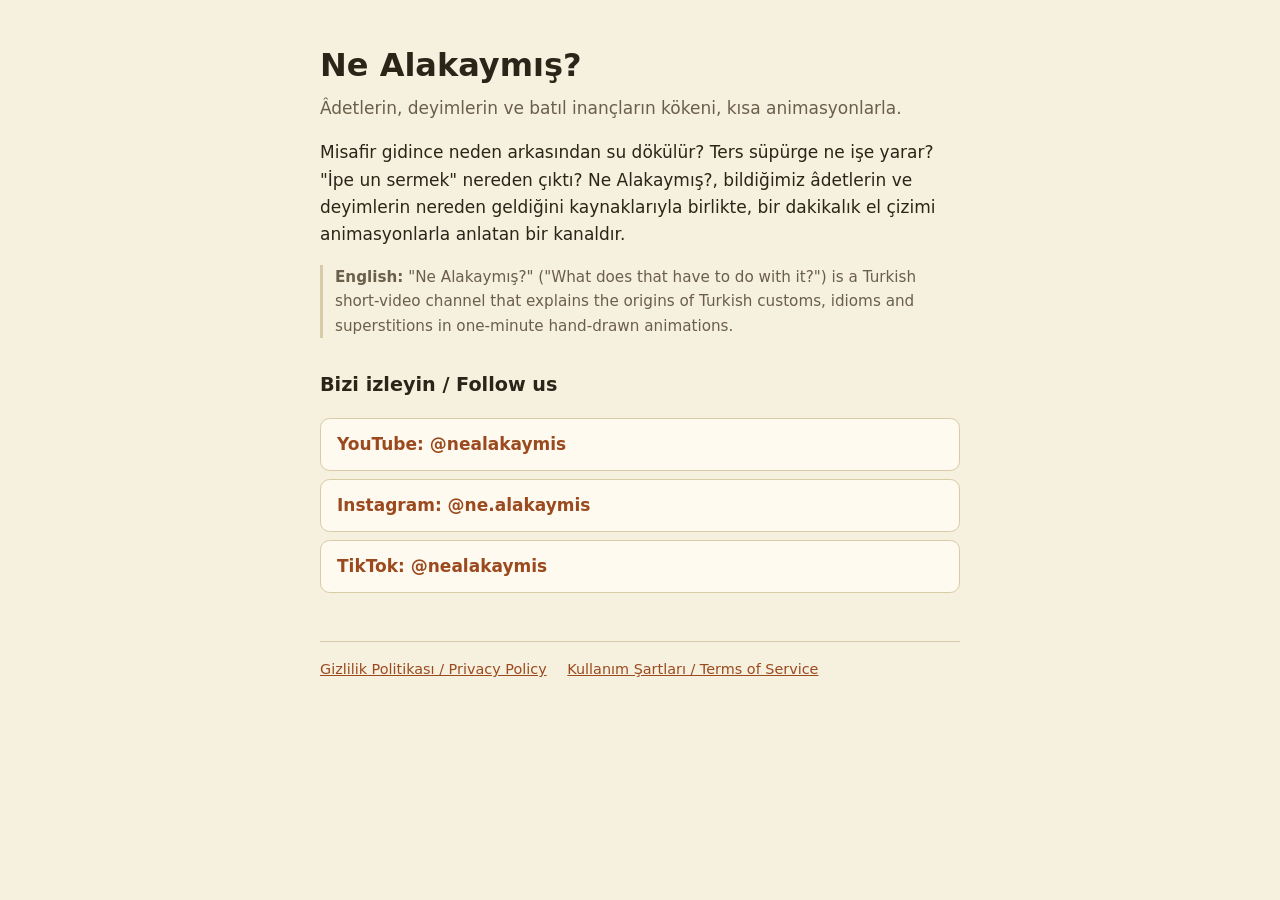
<file: index.html>
<!doctype html>
<html lang="tr">
<head>
<meta charset="utf-8">
<meta name="viewport" content="width=device-width, initial-scale=1">
<title>Ne Alakaymış?</title>
<meta name="description" content="Türk âdetlerinin, deyimlerinin ve batıl inançlarının kökenini anlatan kısa animasyonlar.">
<link rel="stylesheet" href="stil.css">
</head>
<body>
<main>
  <h1>Ne Alakaymış?</h1>
  <p class="alt">Âdetlerin, deyimlerin ve batıl inançların kökeni, kısa animasyonlarla.</p>

  <p>Misafir gidince neden arkasından su dökülür? Ters süpürge ne işe yarar? "İpe un sermek" nereden çıktı? Ne Alakaymış?, bildiğimiz âdetlerin ve deyimlerin nereden geldiğini kaynaklarıyla birlikte, bir dakikalık el çizimi animasyonlarla anlatan bir kanaldır.</p>

  <p class="en"><strong>English:</strong> "Ne Alakaymış?" ("What does that have to do with it?") is a Turkish short-video channel that explains the origins of Turkish customs, idioms and superstitions in one-minute hand-drawn animations.</p>

  <h2>Bizi izleyin / Follow us</h2>
  <ul class="baglantilar">
    <li><a href="https://www.youtube.com/@nealakaymis" rel="noopener">YouTube: @nealakaymis</a></li>
    <li><a href="https://www.instagram.com/ne.alakaymis/" rel="noopener">Instagram: @ne.alakaymis</a></li>
    <li><a href="https://www.tiktok.com/@nealakaymis" rel="noopener">TikTok: @nealakaymis</a></li>
  </ul>

  <footer>
    <a href="gizlilik.html">Gizlilik Politikası / Privacy Policy</a>
    <a href="sartlar.html">Kullanım Şartları / Terms of Service</a>
  </footer>
</main>
</body>
</html>
</file>
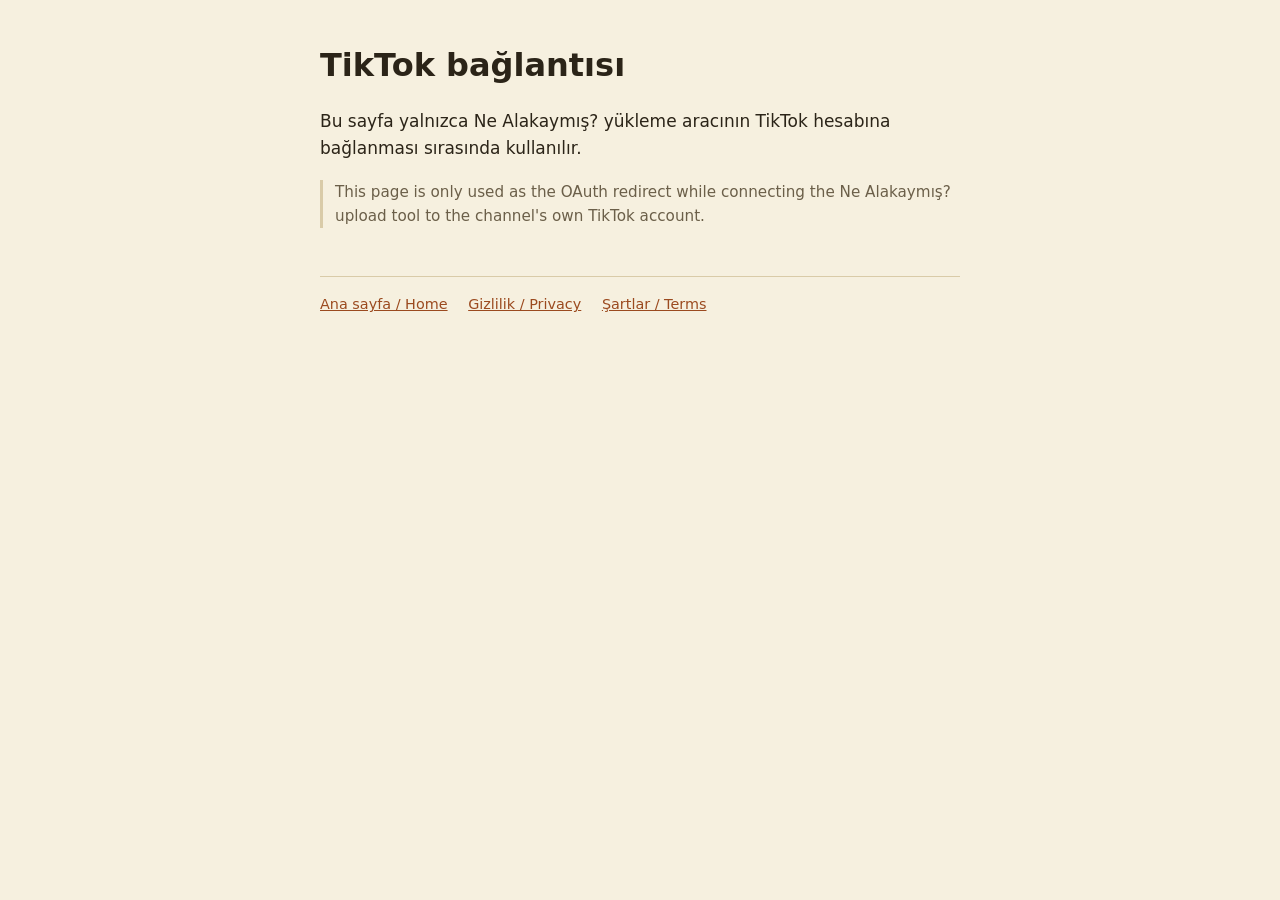
<file: tiktok/index.html>
<!doctype html>
<html lang="tr">
<head>
<meta charset="utf-8">
<meta name="viewport" content="width=device-width, initial-scale=1">
<meta name="referrer" content="no-referrer">
<meta name="robots" content="noindex">
<title>TikTok bağlantısı · Ne Alakaymış?</title>
<link rel="stylesheet" href="../stil.css">
</head>
<body>
<main>
<!-- TikTok Login Kit yönlendirme adresi (HTTPS) için ara durak.
     TikTok kullanıcıyı buraya ?code=...&state=... ile gönderir; sayfa aynı sorguyu kanal sahibinin bilgisayarındaki
     yükleme aracına (http://localhost:5678) iletir. Sayfa hiçbir sunucuya istek atmaz; kod tarayıcıdan çıkmaz. -->
  <h1>TikTok bağlantısı</h1>
  <p id="m">Bu sayfa yalnızca Ne Alakaymış? yükleme aracının TikTok hesabına bağlanması sırasında kullanılır.</p>
  <p class="en" lang="en">This page is only used as the OAuth redirect while connecting the Ne Alakaymış? upload tool to the channel's own TikTok account.</p>
  <footer>
    <a href="../index.html">Ana sayfa / Home</a>
    <a href="../gizlilik.html">Gizlilik / Privacy</a>
    <a href="../sartlar.html">Şartlar / Terms</a>
  </footer>
</main>
<script>
  var q = window.location.search;
  if (q.indexOf('code=') !== -1 || q.indexOf('error=') !== -1) {
    document.getElementById('m').textContent = 'TikTok bağlantısı bu bilgisayardaki yükleme aracına iletiliyor…';
    window.location.replace('http://localhost:5678/webhook/tiktok-donus' + q);
  }
</script>
</body>
</html>
</file>
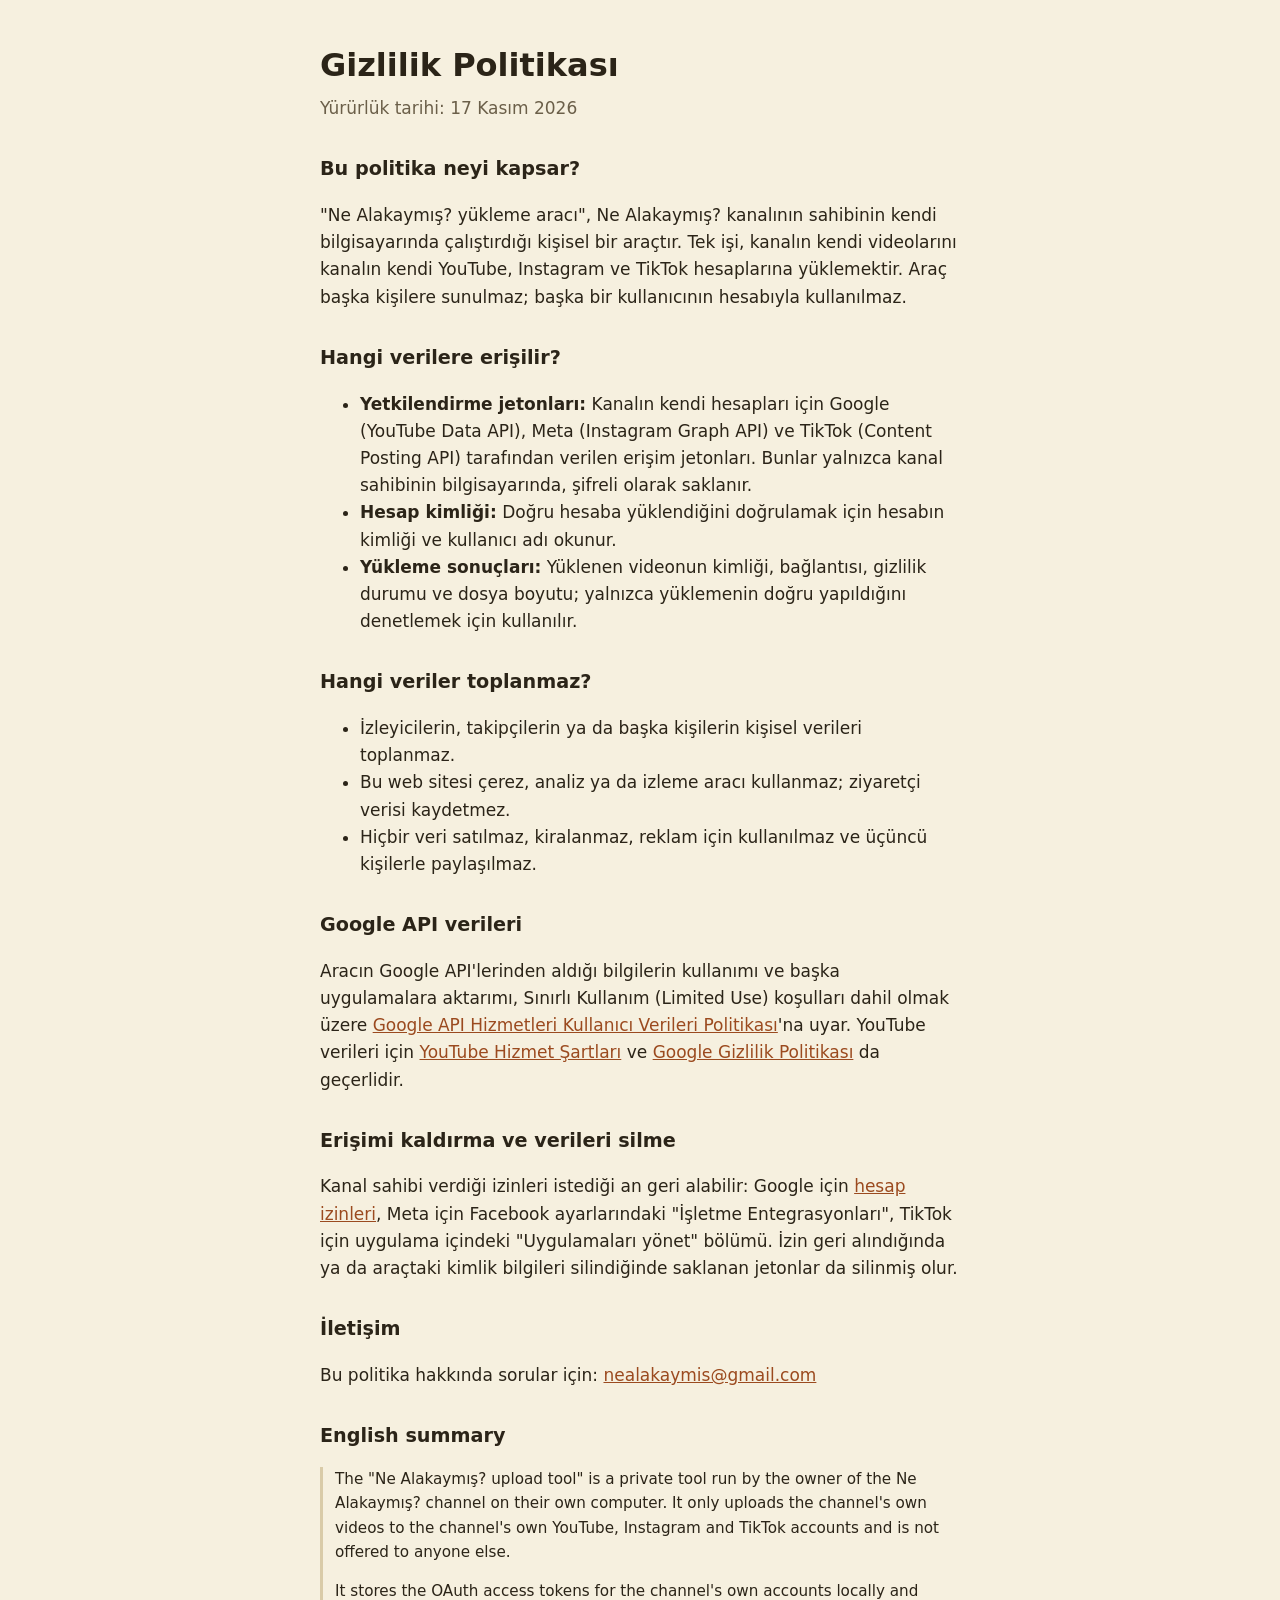
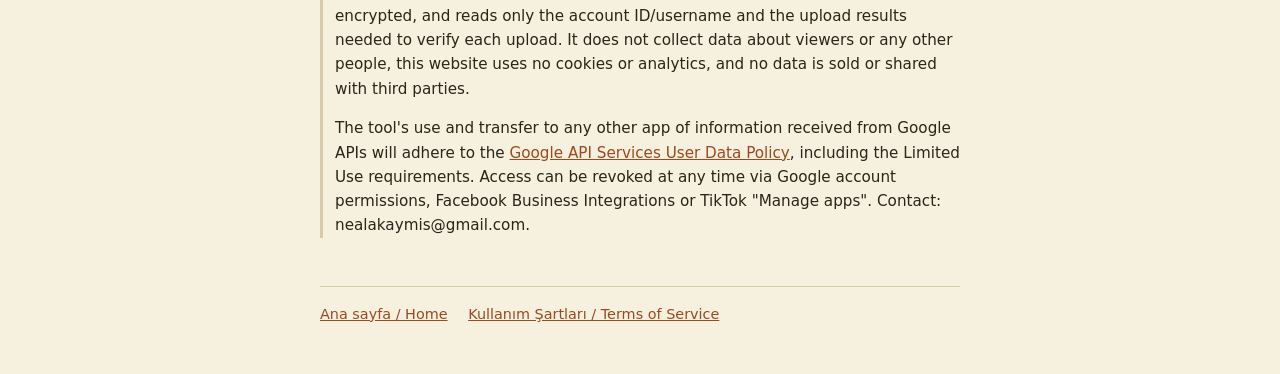
<file: gizlilik.html>
<!doctype html>
<html lang="tr">
<head>
<meta charset="utf-8">
<meta name="viewport" content="width=device-width, initial-scale=1">
<title>Gizlilik Politikası · Ne Alakaymış?</title>
<link rel="stylesheet" href="stil.css">
</head>
<body>
<main>
  <h1>Gizlilik Politikası</h1>
  <p class="alt">Yürürlük tarihi: 17 Kasım 2026</p>

  <h2>Bu politika neyi kapsar?</h2>
  <p>"Ne Alakaymış? yükleme aracı", Ne Alakaymış? kanalının sahibinin kendi bilgisayarında çalıştırdığı kişisel bir araçtır. Tek işi, kanalın kendi videolarını kanalın kendi YouTube, Instagram ve TikTok hesaplarına yüklemektir. Araç başka kişilere sunulmaz; başka bir kullanıcının hesabıyla kullanılmaz.</p>

  <h2>Hangi verilere erişilir?</h2>
  <ul>
    <li><strong>Yetkilendirme jetonları:</strong> Kanalın kendi hesapları için Google (YouTube Data API), Meta (Instagram Graph API) ve TikTok (Content Posting API) tarafından verilen erişim jetonları. Bunlar yalnızca kanal sahibinin bilgisayarında, şifreli olarak saklanır.</li>
    <li><strong>Hesap kimliği:</strong> Doğru hesaba yüklendiğini doğrulamak için hesabın kimliği ve kullanıcı adı okunur.</li>
    <li><strong>Yükleme sonuçları:</strong> Yüklenen videonun kimliği, bağlantısı, gizlilik durumu ve dosya boyutu; yalnızca yüklemenin doğru yapıldığını denetlemek için kullanılır.</li>
  </ul>

  <h2>Hangi veriler toplanmaz?</h2>
  <ul>
    <li>İzleyicilerin, takipçilerin ya da başka kişilerin kişisel verileri toplanmaz.</li>
    <li>Bu web sitesi çerez, analiz ya da izleme aracı kullanmaz; ziyaretçi verisi kaydetmez.</li>
    <li>Hiçbir veri satılmaz, kiralanmaz, reklam için kullanılmaz ve üçüncü kişilerle paylaşılmaz.</li>
  </ul>

  <h2>Google API verileri</h2>
  <p>Aracın Google API'lerinden aldığı bilgilerin kullanımı ve başka uygulamalara aktarımı, Sınırlı Kullanım (Limited Use) koşulları dahil olmak üzere <a href="https://developers.google.com/terms/api-services-user-data-policy">Google API Hizmetleri Kullanıcı Verileri Politikası</a>'na uyar. YouTube verileri için <a href="https://www.youtube.com/t/terms">YouTube Hizmet Şartları</a> ve <a href="https://policies.google.com/privacy">Google Gizlilik Politikası</a> da geçerlidir.</p>

  <h2>Erişimi kaldırma ve verileri silme</h2>
  <p>Kanal sahibi verdiği izinleri istediği an geri alabilir: Google için <a href="https://myaccount.google.com/permissions">hesap izinleri</a>, Meta için Facebook ayarlarındaki "İşletme Entegrasyonları", TikTok için uygulama içindeki "Uygulamaları yönet" bölümü. İzin geri alındığında ya da araçtaki kimlik bilgileri silindiğinde saklanan jetonlar da silinmiş olur.</p>

  <h2>İletişim</h2>
  <p>Bu politika hakkında sorular için: <a href="mailto:nealakaymis@gmail.com">nealakaymis@gmail.com</a></p>

  <h2 lang="en">English summary</h2>
  <div class="en" lang="en">
    <p>The "Ne Alakaymış? upload tool" is a private tool run by the owner of the Ne Alakaymış? channel on their own computer. It only uploads the channel's own videos to the channel's own YouTube, Instagram and TikTok accounts and is not offered to anyone else.</p>
    <p>It stores the OAuth access tokens for the channel's own accounts locally and encrypted, and reads only the account ID/username and the upload results needed to verify each upload. It does not collect data about viewers or any other people, this website uses no cookies or analytics, and no data is sold or shared with third parties.</p>
    <p>The tool's use and transfer to any other app of information received from Google APIs will adhere to the <a href="https://developers.google.com/terms/api-services-user-data-policy">Google API Services User Data Policy</a>, including the Limited Use requirements. Access can be revoked at any time via Google account permissions, Facebook Business Integrations or TikTok "Manage apps". Contact: nealakaymis@gmail.com.</p>
  </div>

  <footer>
    <a href="index.html">Ana sayfa / Home</a>
    <a href="sartlar.html">Kullanım Şartları / Terms of Service</a>
  </footer>
</main>
</body>
</html>
</file>
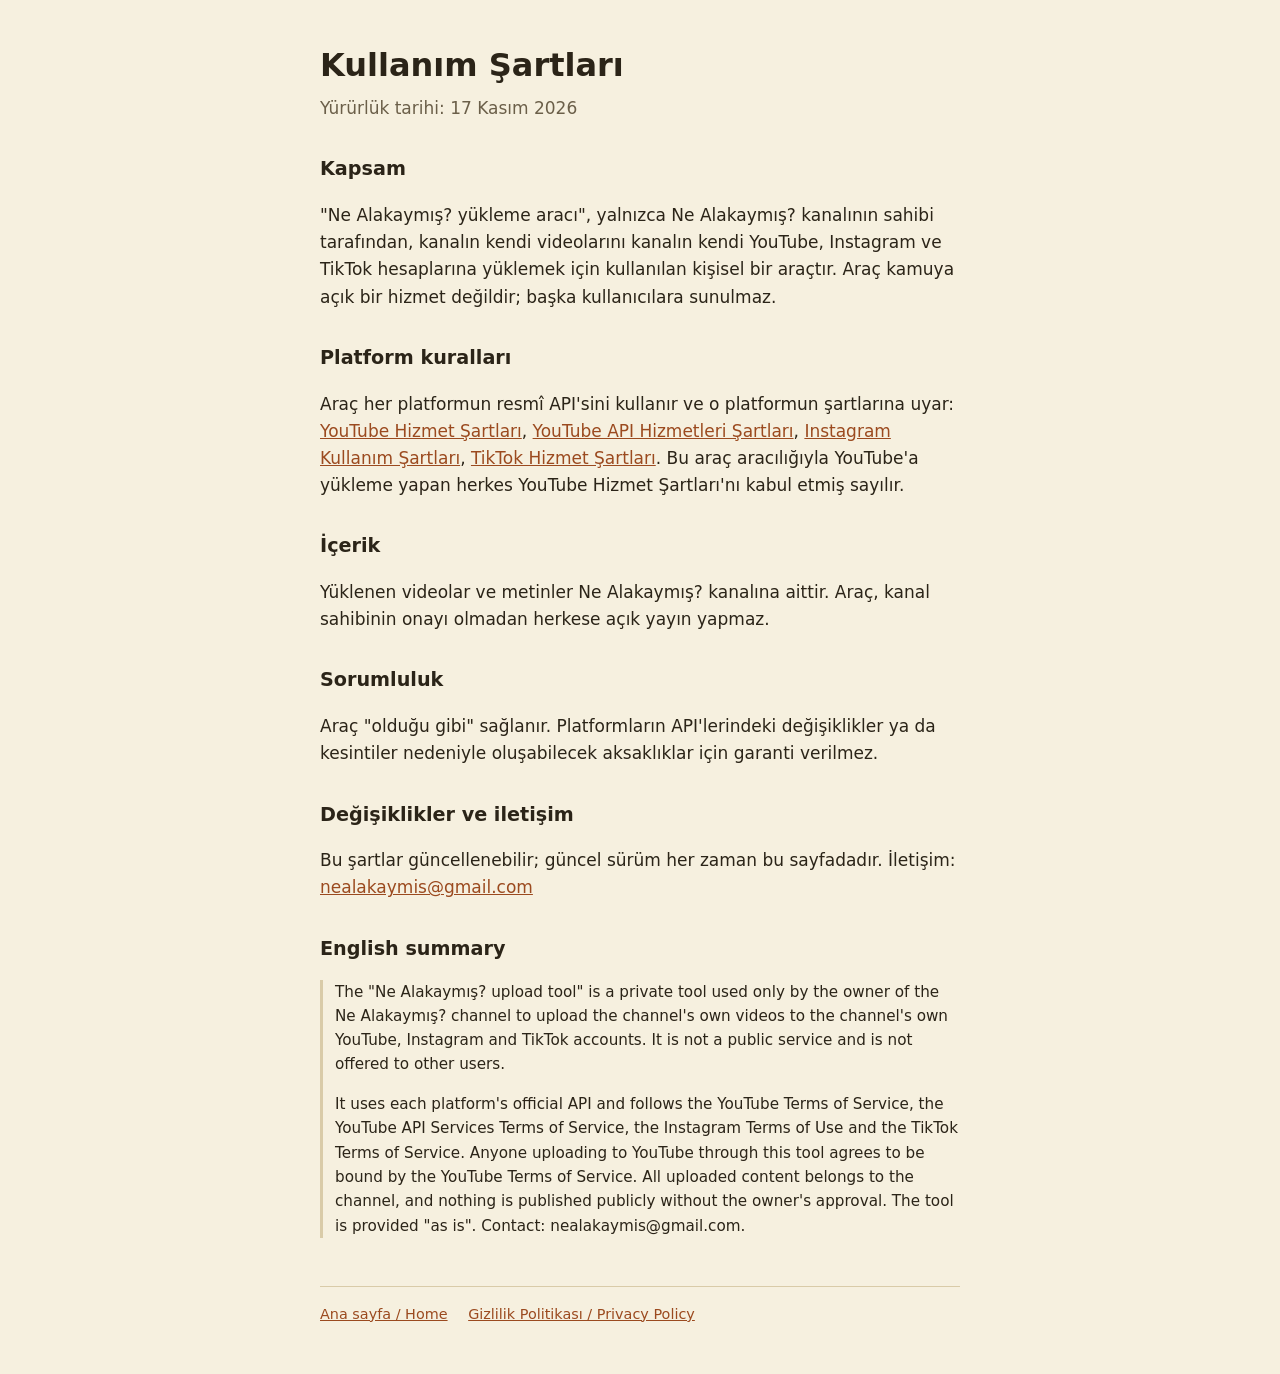
<file: sartlar.html>
<!doctype html>
<html lang="tr">
<head>
<meta charset="utf-8">
<meta name="viewport" content="width=device-width, initial-scale=1">
<title>Kullanım Şartları · Ne Alakaymış?</title>
<link rel="stylesheet" href="stil.css">
</head>
<body>
<main>
  <h1>Kullanım Şartları</h1>
  <p class="alt">Yürürlük tarihi: 17 Kasım 2026</p>

  <h2>Kapsam</h2>
  <p>"Ne Alakaymış? yükleme aracı", yalnızca Ne Alakaymış? kanalının sahibi tarafından, kanalın kendi videolarını kanalın kendi YouTube, Instagram ve TikTok hesaplarına yüklemek için kullanılan kişisel bir araçtır. Araç kamuya açık bir hizmet değildir; başka kullanıcılara sunulmaz.</p>

  <h2>Platform kuralları</h2>
  <p>Araç her platformun resmî API'sini kullanır ve o platformun şartlarına uyar: <a href="https://www.youtube.com/t/terms">YouTube Hizmet Şartları</a>, <a href="https://developers.google.com/youtube/terms/api-services-terms-of-service">YouTube API Hizmetleri Şartları</a>, <a href="https://help.instagram.com/581066165581870">Instagram Kullanım Şartları</a>, <a href="https://www.tiktok.com/legal/page/global/terms-of-service/en">TikTok Hizmet Şartları</a>. Bu araç aracılığıyla YouTube'a yükleme yapan herkes YouTube Hizmet Şartları'nı kabul etmiş sayılır.</p>

  <h2>İçerik</h2>
  <p>Yüklenen videolar ve metinler Ne Alakaymış? kanalına aittir. Araç, kanal sahibinin onayı olmadan herkese açık yayın yapmaz.</p>

  <h2>Sorumluluk</h2>
  <p>Araç "olduğu gibi" sağlanır. Platformların API'lerindeki değişiklikler ya da kesintiler nedeniyle oluşabilecek aksaklıklar için garanti verilmez.</p>

  <h2>Değişiklikler ve iletişim</h2>
  <p>Bu şartlar güncellenebilir; güncel sürüm her zaman bu sayfadadır. İletişim: <a href="mailto:nealakaymis@gmail.com">nealakaymis@gmail.com</a></p>

  <h2 lang="en">English summary</h2>
  <div class="en" lang="en">
    <p>The "Ne Alakaymış? upload tool" is a private tool used only by the owner of the Ne Alakaymış? channel to upload the channel's own videos to the channel's own YouTube, Instagram and TikTok accounts. It is not a public service and is not offered to other users.</p>
    <p>It uses each platform's official API and follows the YouTube Terms of Service, the YouTube API Services Terms of Service, the Instagram Terms of Use and the TikTok Terms of Service. Anyone uploading to YouTube through this tool agrees to be bound by the YouTube Terms of Service. All uploaded content belongs to the channel, and nothing is published publicly without the owner's approval. The tool is provided "as is". Contact: nealakaymis@gmail.com.</p>
  </div>

  <footer>
    <a href="index.html">Ana sayfa / Home</a>
    <a href="gizlilik.html">Gizlilik Politikası / Privacy Policy</a>
  </footer>
</main>
</body>
</html>
</file>
<file: stil.css>
:root {
  --zemin: #f6f0df;
  --kart: #fffaf0;
  --yazi: #2b2418;
  --soluk: #6b5f49;
  --vurgu: #9b4a1f;
  --cizgi: #d9cba8;
}
@media (prefers-color-scheme: dark) {
  :root {
    --zemin: #1d1a14;
    --kart: #26221a;
    --yazi: #efe6d2;
    --soluk: #b8ab90;
    --vurgu: #e39a62;
    --cizgi: #3d3628;
  }
}
* { box-sizing: border-box; }
body {
  margin: 0;
  background: var(--zemin);
  color: var(--yazi);
  font: 17px/1.6 system-ui, -apple-system, "Segoe UI", Roboto, sans-serif;
}
main { max-width: 42rem; margin: 0 auto; padding: 2.5rem 1rem 3rem; }
h1 { font-size: 2rem; margin: 0 0 .25rem; }
h2 { font-size: 1.2rem; margin: 2rem 0 .5rem; }
p, li { color: var(--yazi); }
.alt { color: var(--soluk); margin-top: 0; }
.en { color: var(--soluk); font-size: .95rem; border-left: 3px solid var(--cizgi); padding-left: .75rem; }
a { color: var(--vurgu); }
ul.baglantilar { list-style: none; padding: 0; display: grid; gap: .5rem; }
ul.baglantilar a {
  display: block; padding: .75rem 1rem; border: 1px solid var(--cizgi); border-radius: .6rem;
  background: var(--kart); text-decoration: none; font-weight: 600;
}
footer { margin-top: 3rem; padding-top: 1rem; border-top: 1px solid var(--cizgi); font-size: .9rem; color: var(--soluk); }
footer a { margin-right: 1rem; }
</file>
